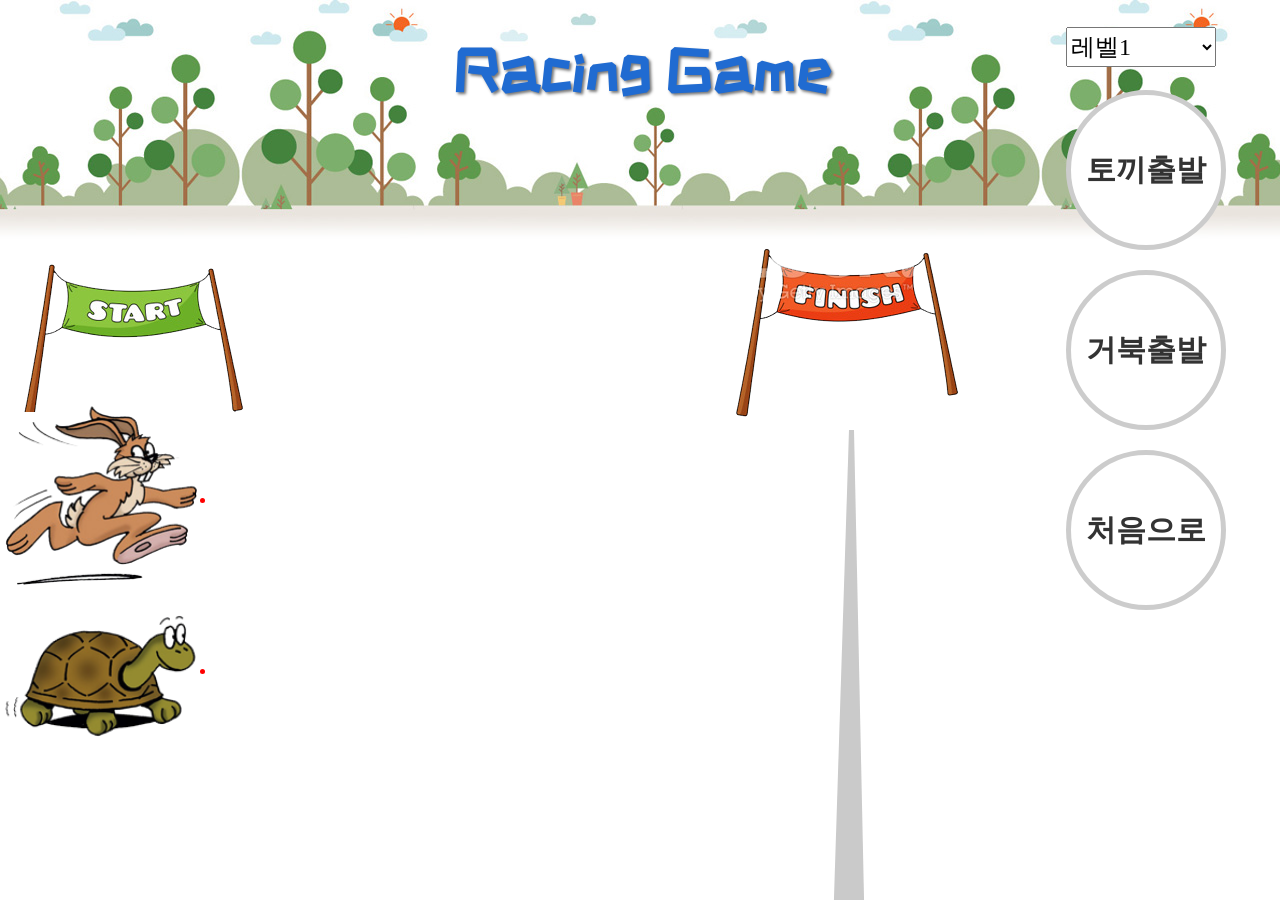
<file: 007.JS학습/05.JS게임/index.html>
<!DOCTYPE html>
<html lang="ko">
    <head>
        <meta charset="UTF-8" />
        <title>Racing PJ</title>
        <link href="https://fonts.googleapis.com/css?family=Gloria+Hallelujah|ZCOOL+KuaiLe&display=swap" rel="stylesheet" />
        <link rel="stylesheet" href="./css/main.css" />
        <script src="./js/main.js" type="module"></script>
    </head>

    <body>
        <h1 id="mtit">Racing Game</h1>
        <!--1.메인스테이지-->
        <div id="bgi">
            <!--출발선-->
            <div id="f1">
                <img src="images/flag_03.png" alt="출발선" />
            </div>
            <!--도착선-->
            <div id="f2">
                <img src="images/flag_07.png" alt="도착선" />
            </div>
            <!--토끼-->
            <div id="r1" class="racer">
                <img src="images/racer_03.png" alt="토끼" />
            </div>
            <!--거북-->
            <div id="t1" class="racer">
                <img src="images/racer_06.png" alt="거북" />
            </div>
        </div>

        <!--게임조작버튼-->
        <ul id="btns">
            <li><a href="#">토끼출발</a></li>
            <li><a href="#">거북출발</a></li>
            <li><a href="#">처음으로</a></li>
        </ul>

        <!--게임레벨-->
        <div class="levbox">
            <select id="level">
                <option value="10">레벨1</option>
                <option value="9">레벨2</option>
                <option value="8">레벨3</option>
                <option value="7">레벨4</option>
                <option value="6">레벨5</option>
                <option value="5">레벨6</option>
                <option value="4">레벨7</option>
            </select>
        </div>

        <!--결과 메시지창-->
        <h2 id="msg">테스트 테스트 테스트!!! ㅎㅎㅎㅎㅎ</h2>

        <!-- 전체암전박스 -->
        <div class="cover"></div>
    </body>
</html>
</file>
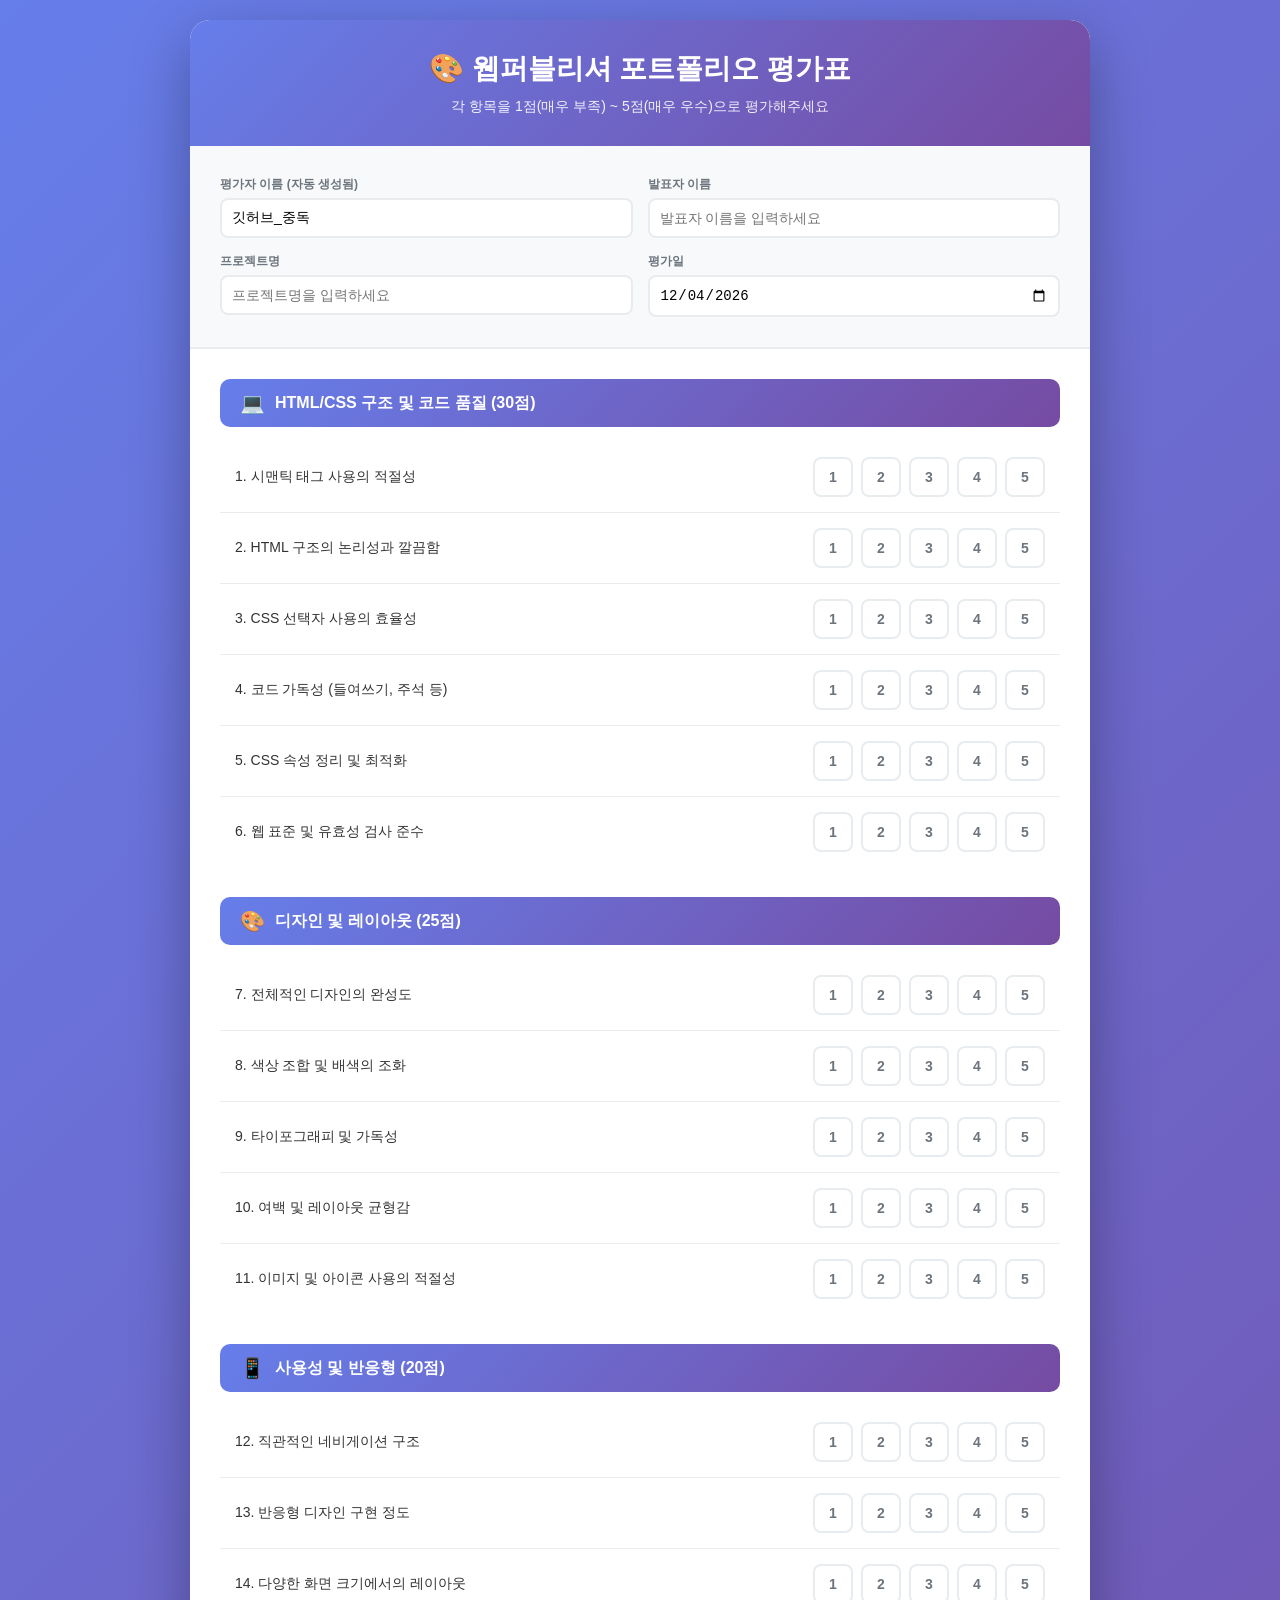
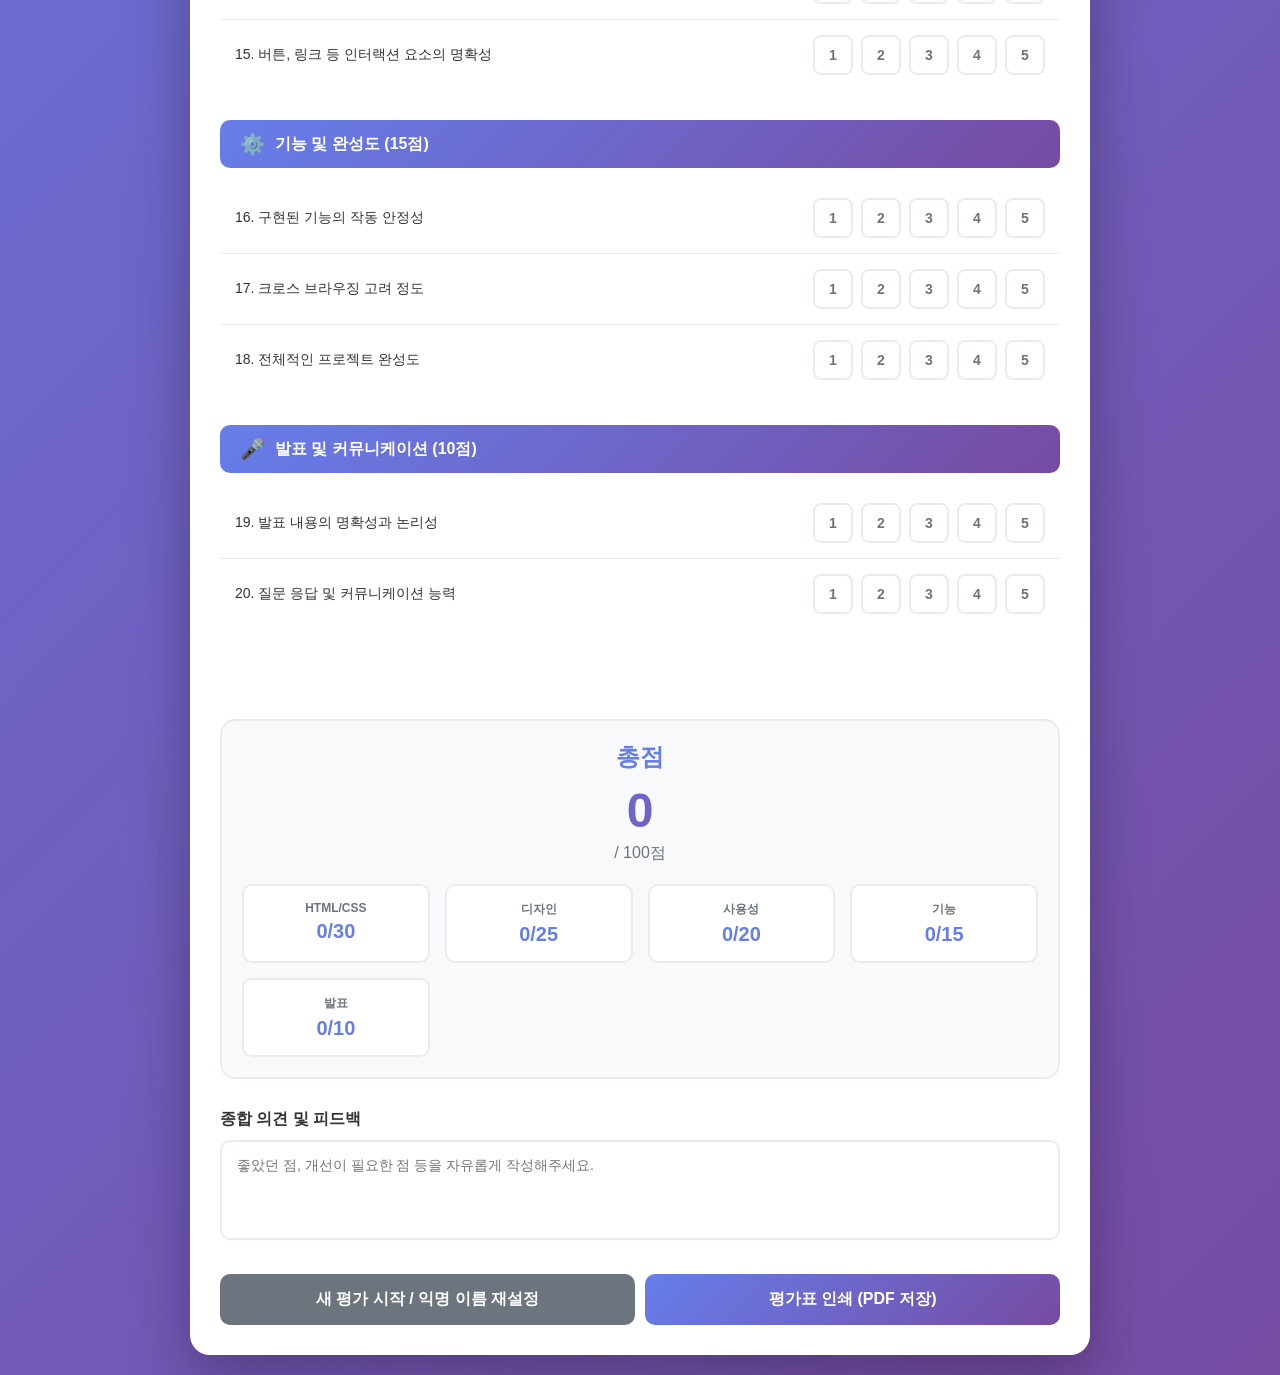
<file: 901.기타자료/발표평가/index.html>
<!DOCTYPE html>
<html lang="ko">
<head>
    <meta charset="UTF-8">
    <meta name="viewport" content="width=device-width, initial-scale=1.0">
    <title>웹퍼블리셔 포트폴리오 평가표</title> 
    <style>
        /* ... (CSS 코드: 이전과 동일) ... */
        * {
            margin: 0;
            padding: 0;
            box-sizing: border-box;
        }
        
        body {
            font-family: 'Segoe UI', Tahoma, Geneva, Verdana, sans-serif;
            background: linear-gradient(135deg, #667eea 0%, #764ba2 100%);
            padding: 20px;
            min-height: 100vh;
        }
        
        .container {
            max-width: 900px;
            margin: 0 auto;
            background: white;
            border-radius: 20px;
            box-shadow: 0 20px 60px rgba(0,0,0,0.3);
            overflow: hidden;
        }
        
        .header {
            background: linear-gradient(135deg, #667eea 0%, #764ba2 100%);
            color: white;
            padding: 30px;
            text-align: center;
        }
        
        .header h1 {
            font-size: 28px;
            margin-bottom: 10px;
        }
        
        .header p {
            opacity: 0.9;
            font-size: 14px;
        }
        
        .info-section {
            padding: 30px;
            background: #f8f9fa;
            border-bottom: 2px solid #e9ecef;
        }
        
        .info-grid {
            display: grid;
            grid-template-columns: 1fr 1fr;
            gap: 15px;
        }
        
        .info-item {
            display: flex;
            flex-direction: column;
        }
        
        .info-item label {
            font-size: 12px;
            color: #6c757d;
            margin-bottom: 5px;
            font-weight: 600;
        }
        
        .info-item input {
            padding: 10px;
            border: 2px solid #e9ecef;
            border-radius: 8px;
            font-size: 14px;
            transition: all 0.3s;
        }
        
        .info-item input:focus {
            outline: none;
            border-color: #667eea;
        }
        
        .evaluation-section {
            padding: 30px;
        }
        
        .category {
            margin-bottom: 30px;
        }
        
        .category-header {
            background: linear-gradient(135deg, #667eea 0%, #764ba2 100%);
            color: white;
            padding: 12px 20px;
            border-radius: 10px;
            margin-bottom: 15px;
            font-weight: 600;
            font-size: 16px;
            display: flex;
            align-items: center;
            gap: 10px;
        }
        
        .category-icon {
            font-size: 20px;
        }
        
        .eval-item {
            padding: 15px;
            border-bottom: 1px solid #e9ecef;
            display: flex;
            justify-content: space-between;
            align-items: center;
            transition: background 0.2s;
        }
        
        .eval-item:hover {
            background: #f8f9fa;
        }
        
        .eval-item:last-child {
            border-bottom: none;
        }
        
        .eval-label {
            font-size: 14px;
            color: #333;
            font-weight: 500;
            flex: 1;
        }
        
        .rating-group {
            display: flex;
            gap: 8px;
        }
        
        .rating-btn {
            width: 40px;
            height: 40px;
            border: 2px solid #e9ecef;
            background: white;
            border-radius: 8px;
            cursor: pointer;
            font-weight: 600;
            color: #6c757d;
            transition: all 0.3s;
            font-size: 14px;
        }
        
        .rating-btn:hover {
            border-color: #667eea;
            transform: translateY(-2px);
        }
        
        .rating-btn.selected {
            background: linear-gradient(135deg, #667eea 0%, #764ba2 100%);
            color: white;
            border-color: #667eea;
        }
        
        .score-display {
            background: #f8f9fa;
            padding: 20px;
            margin: 30px;
            border-radius: 15px;
            text-align: center;
            border: 2px solid #e9ecef;
        }
        
        .score-display h2 {
            color: #667eea;
            font-size: 24px;
            margin-bottom: 10px;
        }
        
        .total-score {
            font-size: 48px;
            font-weight: 700;
            background: linear-gradient(135deg, #667eea 0%, #764ba2 100%);
            -webkit-background-clip: text;
            -webkit-text-fill-color: transparent;
            background-clip: text;
        }
        
        .score-breakdown {
            display: grid;
            grid-template-columns: repeat(auto-fit, minmax(150px, 1fr));
            gap: 15px;
            margin-top: 20px;
        }
        
        .breakdown-item {
            background: white;
            padding: 15px;
            border-radius: 10px;
            border: 2px solid #e9ecef;
        }
        
        .breakdown-item h3 {
            font-size: 12px;
            color: #6c757d;
            margin-bottom: 5px;
        }
        
        .breakdown-item p {
            font-size: 20px;
            font-weight: 700;
            color: #667eea;
        }
        
        .comment-section {
            margin: 30px;
        }
        
        .comment-section label {
            display: block;
            font-weight: 600;
            margin-bottom: 10px;
            color: #333;
        }
        
        .comment-section textarea {
            width: 100%;
            padding: 15px;
            border: 2px solid #e9ecef;
            border-radius: 10px;
            font-size: 14px;
            font-family: inherit;
            resize: none; 
            min-height: 100px;
            overflow-y: hidden; 
            transition: all 0.3s;
        }
        
        .comment-section .print-comment-div {
            width: 100%;
            padding: 15px;
            border: 2px solid #e9ecef;
            border-radius: 10px;
            font-size: 14px;
            font-family: inherit;
            white-space: pre-wrap; 
            min-height: 100px;
            box-sizing: border-box;
        }
        
        .comment-section textarea:focus {
            outline: none;
            border-color: #667eea;
        }
        
        .btn-container {
            padding: 0 30px 30px;
            display: flex;
            gap: 10px;
        }
        
        .btn {
            flex: 1;
            padding: 15px;
            border: none;
            border-radius: 10px;
            font-size: 16px;
            font-weight: 600;
            cursor: pointer;
            transition: all 0.3s;
        }
        
        .btn-reset {
            background: #6c757d;
            color: white;
        }
        
        .btn-reset:hover {
            background: #5a6268;
            transform: translateY(-2px);
        }
        
        .btn-submit {
            background: linear-gradient(135deg, #667eea 0%, #764ba2 100%);
            color: white;
        }
        
        .btn-submit:hover {
            transform: translateY(-2px);
            box-shadow: 0 10px 25px rgba(102, 126, 234, 0.4);
        }
        
        /* 인쇄 시 불필요한 요소 숨김 및 레이아웃 정리 */
        @media print {
            body {
                background: white;
                padding: 0;
            }
            
            .container {
                box-shadow: none;
                margin: 0;
                max-width: 100%;
            }
            
            .btn-container {
                display: none;
            }
            
            .rating-group {
                display: none;
            }
            
            .eval-item::after {
                content: attr(data-score);
                font-weight: bold;
                color: #333;
                font-size: 14px;
                padding-right: 15px;
            }
            
            .score-display {
                border: 1px solid #ccc;
                box-shadow: none;
                margin: 10px 0;
                padding: 10px;
            }
            
            .score-breakdown {
                grid-template-columns: repeat(5, 1fr);
                gap: 5px;
            }
            
            .breakdown-item {
                border: 1px solid #ccc;
                padding: 5px;
            }
            
            .header, .info-section, .category-header {
                -webkit-print-color-adjust: exact;
                color-adjust: exact;
            }
            
            /* 인쇄 시 평가 섹션의 페이지 나누기 최적화 */
            .category {
                page-break-inside: avoid;
                page-break-after: auto;
            }
        }
        
        @keyframes slideDown {
            from {
                opacity: 0;
                transform: translateX(-50%) translateY(-20px);
            }
            to {
                opacity: 1;
                transform: translateX(-50%) translateY(0);
            }
        }
        
        @keyframes slideUp {
            from {
                opacity: 1;
                transform: translateX(-50%) translateY(0);
            }
            to {
                opacity: 0;
                transform: translateX(-50%) translateY(-20px);
            }
        }
    </style>
</head>
<body>
    <div class="container">
        <div class="header">
            <h1>🎨 웹퍼블리셔 포트폴리오 평가표</h1>
            <p>각 항목을 1점(매우 부족) ~ 5점(매우 우수)으로 평가해주세요</p>
        </div>
        
        <div class="info-section">
            <div class="info-grid">
                <div class="info-item">
                    <label>평가자 이름 (자동 생성됨)</label>
                    <input type="text" id="evaluator" placeholder="자동 생성된 익명 이름" readonly>
                </div>
                <div class="info-item">
                    <label>발표자 이름</label>
                    <input type="text" id="presenter" placeholder="발표자 이름을 입력하세요">
                </div>
                <div class="info-item">
                    <label>프로젝트명</label>
                    <input type="text" id="project" placeholder="프로젝트명을 입력하세요">
                </div>
                <div class="info-item">
                    <label>평가일</label>
                    <input type="date" id="date">
                </div>
            </div>
        </div>
        
        <div class="evaluation-section">
            <div class="category">
                <div class="category-header">
                    <span class="category-icon">💻</span>
                    <span>HTML/CSS 구조 및 코드 품질 (30점)</span>
                </div>
                <div class="eval-item" data-category="html" data-item="1">
                    <span class="eval-label">1. 시맨틱 태그 사용의 적절성</span>
                    <div class="rating-group"></div>
                </div>
                <div class="eval-item" data-category="html" data-item="2">
                    <span class="eval-label">2. HTML 구조의 논리성과 깔끔함</span>
                    <div class="rating-group"></div>
                </div>
                <div class="eval-item" data-category="html" data-item="3">
                    <span class="eval-label">3. CSS 선택자 사용의 효율성</span>
                    <div class="rating-group"></div>
                </div>
                <div class="eval-item" data-category="html" data-item="4">
                    <span class="eval-label">4. 코드 가독성 (들여쓰기, 주석 등)</span>
                    <div class="rating-group"></div>
                </div>
                <div class="eval-item" data-category="html" data-item="5">
                    <span class="eval-label">5. CSS 속성 정리 및 최적화</span>
                    <div class="rating-group"></div>
                </div>
                <div class="eval-item" data-category="html" data-item="6">
                    <span class="eval-label">6. 웹 표준 및 유효성 검사 준수</span>
                    <div class="rating-group"></div>
                </div>
            </div>
            
            <div class="category">
                <div class="category-header">
                    <span class="category-icon">🎨</span>
                    <span>디자인 및 레이아웃 (25점)</span>
                </div>
                <div class="eval-item" data-category="design" data-item="7">
                    <span class="eval-label">7. 전체적인 디자인의 완성도</span>
                    <div class="rating-group"></div>
                </div>
                <div class="eval-item" data-category="design" data-item="8">
                    <span class="eval-label">8. 색상 조합 및 배색의 조화</span>
                    <div class="rating-group"></div>
                </div>
                <div class="eval-item" data-category="design" data-item="9">
                    <span class="eval-label">9. 타이포그래피 및 가독성</span>
                    <div class="rating-group"></div>
                </div>
                <div class="eval-item" data-category="design" data-item="10">
                    <span class="eval-label">10. 여백 및 레이아웃 균형감</span>
                    <div class="rating-group"></div>
                </div>
                <div class="eval-item" data-category="design" data-item="11">
                    <span class="eval-label">11. 이미지 및 아이콘 사용의 적절성</span>
                    <div class="rating-group"></div>
                </div>
            </div>
            
            <div class="category">
                <div class="category-header">
                    <span class="category-icon">📱</span>
                    <span>사용성 및 반응형 (20점)</span>
                </div>
                <div class="eval-item" data-category="usability" data-item="12">
                    <span class="eval-label">12. 직관적인 네비게이션 구조</span>
                    <div class="rating-group"></div>
                </div>
                <div class="eval-item" data-category="usability" data-item="13">
                    <span class="eval-label">13. 반응형 디자인 구현 정도</span>
                    <div class="rating-group"></div>
                </div>
                <div class="eval-item" data-category="usability" data-item="14">
                    <span class="eval-label">14. 다양한 화면 크기에서의 레이아웃</span>
                    <div class="rating-group"></div>
                </div>
                <div class="eval-item" data-category="usability" data-item="15">
                    <span class="eval-label">15. 버튼, 링크 등 인터랙션 요소의 명확성</span>
                    <div class="rating-group"></div>
                </div>
            </div>
            
            <div class="category">
                <div class="category-header">
                    <span class="category-icon">⚙️</span>
                    <span>기능 및 완성도 (15점)</span>
                </div>
                <div class="eval-item" data-category="function" data-item="16">
                    <span class="eval-label">16. 구현된 기능의 작동 안정성</span>
                    <div class="rating-group"></div>
                </div>
                <div class="eval-item" data-category="function" data-item="17">
                    <span class="eval-label">17. 크로스 브라우징 고려 정도</span>
                    <div class="rating-group"></div>
                </div>
                <div class="eval-item" data-category="function" data-item="18">
                    <span class="eval-label">18. 전체적인 프로젝트 완성도</span>
                    <div class="rating-group"></div>
                </div>
            </div>
            
            <div class="category">
                <div class="category-header">
                    <span class="category-icon">🎤</span>
                    <span>발표 및 커뮤니케이션 (10점)</span>
                </div>
                <div class="eval-item" data-category="presentation" data-item="19">
                    <span class="eval-label">19. 발표 내용의 명확성과 논리성</span>
                    <div class="rating-group"></div>
                </div>
                <div class="eval-item" data-category="presentation" data-item="20">
                    <span class="eval-label">20. 질문 응답 및 커뮤니케이션 능력</span>
                    <div class="rating-group"></div>
                </div>
            </div>
        </div>
        
        <div class="score-display">
            <h2>총점</h2>
            <div class="total-score" id="totalScore">0</div>
            <p style="color: #6c757d; margin-top: 5px;">/ 100점</p>
            
            <div class="score-breakdown">
                <div class="breakdown-item">
                    <h3>HTML/CSS</h3>
                    <p id="htmlScore">0/30</p>
                </div>
                <div class="breakdown-item">
                    <h3>디자인</h3>
                    <p id="designScore">0/25</p>
                </div>
                <div class="breakdown-item">
                    <h3>사용성</h3>
                    <p id="usabilityScore">0/20</p>
                </div>
                <div class="breakdown-item">
                    <h3>기능</h3>
                    <p id="functionScore">0/15</p>
                </div>
                <div class="breakdown-item">
                    <h3>발표</h3>
                    <p id="presentationScore">0/10</p>
                </div>
            </div>
        </div>
        
        <div class="comment-section">
            <label>종합 의견 및 피드백</label>
            <textarea id="comment" placeholder="좋았던 점, 개선이 필요한 점 등을 자유롭게 작성해주세요."></textarea>
        </div>
        
        <div class="btn-container">
            <button class="btn btn-reset" onclick="resetForm()">새 평가 시작 / 익명 이름 재설정</button>
            <button class="btn btn-submit" onclick="submitForm()">평가표 인쇄 (PDF 저장)</button>
        </div>
    </div>
    
    <script>
        const scores = {};
        const commentArea = document.getElementById('comment');
        const evaluatorInput = document.getElementById('evaluator'); 
        const commentParent = commentArea.parentElement;
        const minHeight = 100; 
        const originalTitle = document.title; 

        // 💡 50개의 익명 이름 배열
        const ANONYMOUS_NAMES = [
            "알파카_코더", "미스터_버그헌터", "CSS의_마법사", "자바스크립트의_달인", "무지개_디자이너",
            "야근_요정", "커피_중독자", "웹표준_지킴이", "폰트_덕후", "시맨틱_전도사",
            "와이어프레임_장인", "픽셀_탐정", "반응형_괴물", "레이아웃_마스터", "최종_최종_최종",
            "배고픈_개발자", "타이포그래피_신", "디버깅_왕자", "크로스브라우징_영웅", "숨은_고수_17",
            "오늘의_퍼블리셔", "빛의_속도_개발", "그림자_평가사", "주말_근무자_A", "퇴근_지향자",
            "비밀의_멘토", "코드_정리꾼", "마크업_대장", "스타일링_귀신", "UX_파수꾼",
            "숨참고_코딩_중", "퍼포먼스_킬러", "메타태그_전문가", "제이쿼리_생존자", "노력하는_병아리",
            "화면_밝기_최대", "모바일_최적화", "깃허브_중독", "커밋_100번", "미니멀리스트_웹",
            "어둠의_코더", "새벽_코딩", "핫픽스_제조기", "테스트_덕분", "엔터키_파괴자",
            "주석_부자", "마우스_오버", "클릭_테스터", "백엔드_친화적"
        ];
        
        // 💡 랜덤 익명 이름을 evaluator 필드에 설정하는 함수
        function setRandomEvaluatorName() {
            const randomIndex = Math.floor(Math.random() * ANONYMOUS_NAMES.length);
            evaluatorInput.value = ANONYMOUS_NAMES[randomIndex];
        }

        function autoResizeTextarea() {
            commentArea.style.height = '1px'; 
            const newHeight = Math.max(minHeight, commentArea.scrollHeight);
            commentArea.style.height = newHeight + 'px';
        }
        
        function showError(message, focusId) {
            const errorDiv = document.createElement('div');
            errorDiv.style.cssText = 'position: fixed; top: 20px; left: 50%; transform: translateX(-50%); background: #dc3545; color: white; padding: 15px 30px; border-radius: 10px; box-shadow: 0 4px 15px rgba(220,53,69,0.4); z-index: 10000; font-weight: 600; animation: slideDown 0.3s ease;';
            errorDiv.textContent = '❌ ' + message;
            document.body.appendChild(errorDiv);
            
            if (focusId) {
                document.getElementById(focusId).focus();
            }
            
            setTimeout(() => {
                errorDiv.style.animation = 'slideUp 0.3s ease';
                setTimeout(() => errorDiv.remove(), 300);
            }, 3000);
        }

        
        // 초기 설정 실행
        setRandomEvaluatorName(); 
        document.getElementById('date').valueAsDate = new Date();
        
        document.querySelectorAll('.eval-item').forEach(item => {
            const group = item.querySelector('.rating-group');
            const itemNum = item.getAttribute('data-item');
            
            for (let i = 1; i <= 5; i++) {
                const btn = document.createElement('button');
                btn.className = 'rating-btn';
                btn.textContent = i;
                btn.onclick = () => selectRating(itemNum, i, btn, item);
                group.appendChild(btn);
            }
        });
        
        commentArea.addEventListener('input', autoResizeTextarea);
        window.addEventListener('load', autoResizeTextarea);
        
        function selectRating(itemNum, score, btn, itemElement) {
            const parent = btn.parentElement;
            parent.querySelectorAll('.rating-btn').forEach(b => b.classList.remove('selected'));
            btn.classList.add('selected');
            
            scores[itemNum] = score;
            itemElement.setAttribute('data-score', score + '점');
            
            updateTotalScore();
        }
        
        function updateTotalScore() {
            const categories = {
                html: [1, 2, 3, 4, 5, 6],
                design: [7, 8, 9, 10, 11],
                usability: [12, 13, 14, 15],
                function: [16, 17, 18],
                presentation: [19, 20]
            };
            
            let htmlTotal = 0, designTotal = 0, usabilityTotal = 0, functionTotal = 0, presentationTotal = 0;
            
            categories.html.forEach(item => htmlTotal += scores[item] || 0);
            categories.design.forEach(item => designTotal += scores[item] || 0);
            categories.usability.forEach(item => usabilityTotal += scores[item] || 0);
            categories.function.forEach(item => functionTotal += scores[item] || 0);
            categories.presentation.forEach(item => presentationTotal += scores[item] || 0);
            
            const total = htmlTotal + designTotal + usabilityTotal + functionTotal + presentationTotal;
            
            document.getElementById('totalScore').textContent = total;
            document.getElementById('htmlScore').textContent = `${htmlTotal}/30`;
            document.getElementById('designScore').textContent = `${designTotal}/25`;
            document.getElementById('usabilityScore').textContent = `${usabilityTotal}/20`;
            document.getElementById('functionScore').textContent = `${functionTotal}/15`;
            document.getElementById('presentationScore').textContent = `${presentationTotal}/10`;
        }
        
        function resetForm() {
            if (!confirm("모든 평가 내용을 초기화하고 새로운 익명 이름을 받으시겠습니까?")) {
                return;
            }
            document.querySelectorAll('.rating-btn').forEach(btn => btn.classList.remove('selected'));
            document.querySelectorAll('.eval-item').forEach(item => item.removeAttribute('data-score'));
            Object.keys(scores).forEach(key => delete scores[key]);
            updateTotalScore();
            document.getElementById('comment').value = '';
            commentArea.style.height = minHeight + 'px';
            setRandomEvaluatorName(); 
            document.getElementById('presenter').value = '';
            document.getElementById('project').value = '';
        }
        
        function submitForm() {
            const presenter = document.getElementById('presenter').value.trim();
            const project = document.getElementById('project').value.trim();
            
            if (!presenter || !project) {
                showError('발표자 이름과 프로젝트명을 모두 입력해주세요.');
                if (!presenter) document.getElementById('presenter').focus();
                else document.getElementById('project').focus();
                return;
            }
            
            const totalItems = 20;
            const evaluatedItems = Object.keys(scores).length;
            if (evaluatedItems < totalItems) {
                 const missingItems = [];
                for (let i = 1; i <= totalItems; i++) {
                    if (!scores[i]) {
                        missingItems.push(i);
                    }
                }
                showError(`평가하지 않은 항목이 있습니다.\n\n미평가 항목: ${missingItems.join(', ')}번\n(총 ${totalItems - evaluatedItems}개 항목 미평가)`);
                const firstMissing = document.querySelector(`[data-item="${missingItems[0]}"]`);
                if (firstMissing) {
                    firstMissing.scrollIntoView({ behavior: 'smooth', block: 'center' });
                    firstMissing.style.backgroundColor = '#fff3cd';
                    setTimeout(() => {
                        firstMissing.style.backgroundColor = '';
                    }, 2000);
                }
                return;
            }
            
            // ----------------------------------------------------
            // 파일명 동적 변경 및 PDF 잘림 방지 로직 시작
            // ----------------------------------------------------

            // 1. 인쇄 직전에 **<title>** 태그 내용 변경 (PDF 파일명 설정)
            const presenterName = document.getElementById('presenter').value.trim();
            const evaluatorName = document.getElementById('evaluator').value.trim(); 
            
            // 💡 요청하신 파일명 형식으로 조합: "발표자이름_포트폴리오_평가결과_익명이름"
            const newTitle = `${presenterName}_포트폴리오_평가결과_${evaluatorName}`;
            document.title = newTitle; 

            // 2. PDF 잘림 방지를 위해 textarea를 div로 임시 변환
            const commentValue = commentArea.value;
            const tempDiv = document.createElement('div');
            
            tempDiv.classList.add('print-comment-div');
            tempDiv.innerHTML = commentValue.replace(/\n/g, '<br>'); 

            commentArea.style.display = 'none';
            commentParent.appendChild(tempDiv);
            
            // 3. 인쇄 실행
            window.print();
            
            // 4. 인쇄가 끝난 후 폼 및 제목 복구 로직
            const restoreFormAndTitle = () => {
                // a. div 제거 및 textarea 복구
                commentParent.removeChild(tempDiv);
                commentArea.style.display = 'block';
                autoResizeTextarea();
                
                // b. **<title>** 태그 내용 원상복구
                document.title = originalTitle; 
                
                // c. 이벤트 리스너 제거
                window.removeEventListener('focus', restoreFormAndTitle);
            };

            // 인쇄 대화 상자가 닫히고 창에 포커스가 다시 돌아왔을 때 복구 함수 실행
            window.addEventListener('focus', restoreFormAndTitle);
        }
    </script>
</body>
</html>
</file>
<file: 007.JS학습/05.JS게임/css/main.css>
@charset "utf-8";

/* Racing PJ 메인 CSS - main.css */


html,
body,
ul {
    margin: 0;
    padding: 0;
}

body {
    overflow: hidden;
    /*가로스크롤없앰*/
}
body *{
    user-select: none;
}

#mtit {
    position: fixed;
    width: 600px;
    z-index: 1;
    left: calc(50% - 300px);
    font-family: 'ZCOOL KuaiLe', cursive;
    font-size: 60px;
    color: #206bd1;
    text-align: center;
    text-shadow: 2px 2px 3px #777;
    /*애니메이션호출*/
    animation: mov 1s ease-in-out infinite alternate;
}

@keyframes mov {
    from {
        transform: rotate(-5deg) scale(1);
    }

    to {
        transform: rotate(5deg) scale(1.2);
    }
}

/*키프레임*/

/*전체부모*/
#bgi {
    position: relative;
    /*부모역할*/
    width: 100vw;
    height: 600px;
    background: url(../images/bg.jpg) repeat-x center top;
}

/*공통*/
#bgi>div {
    position: absolute;
}

/*출발선*/
#f1 {
    top: 243px;
}

/*도착선*/
#f2 {
    position: relative;
    top: 243px;
    left: 730px;
    perspective: 50vw;
}
#f2::after{
    content: '';
    position: absolute;
    top: 100%;
    left: 48.6%;
    transform-origin: top;
    transform: rotateX(90deg);
    width: 5px;
    height: 600%;
    background: rgb(202, 202, 202);
}

/*토끼*/
#r1 {
    top: 400px;
    left: 0;
    /*JS에서 사용할 기준속성*/
}

/*거북*/
#t1 {
    top: 600px;
    left: 0;
}
/* 토끼,거북 공통 class */
.racer{
    width: 200px;
    transform-origin: right;
}
.racer img{
    width: 100%;
}
.racer::after{
    content: '';
    display: block;
    position: absolute;
    width: 5px;
    height: 5px;
    border-radius: 50%;
    top: calc(50% - 2.5px);
    left: 100%;
    background-color: red;
}

/* 레이서 공통 */
#r1.racer{
    animation: racer .4s infinite alternate ;
}
#t1.racer{
    animation: racer 1s .2s infinite alternate ;
}
@keyframes racer {
    from{
        transform: rotate(-10deg);
    }
    to{
        transform: rotate(10deg);
    }
}

/*조작버튼*/
#btns {
    position: fixed;
    top: 10%;
    right: 5%;
    width: 150px;
    height: 480px;
    list-style: none;
}

#btns li {
    width: 150px;
    height: 150px;
    border: 5px solid #ccc;
    border-radius: 50%;
    text-align: center;
    font: bold 30px/150px "맑은 고딕", Verdana;
    background-color: #fff;
    margin-bottom: 20px;
}

#btns a {
    display: block;
    width: 100%;
    height: 100%;
    text-decoration: none;
    color: #333;
}

/*버튼에 마우스 오버시*/
#btns li:hover {
    background-color: lime;
    transform: scale(1.1);
}

/*버튼 a링크 누르고 있을때(:active)*/
#btns a:active {
    color: red;
}

/*게임레벨*/
.levbox {
    position: absolute;
    top: 3%;
    right: 5%;
}

#level {
    width: 150px;
    height: 40px;
    font: 24px "맑은 고딕", "굴림";
}

/*결과 메시지*/
#msg {
    position: fixed;
    margin: 0;
    padding: 0;
    width: 100%;
    top: 40%;
    font-size: 52px;
    text-align: center;
    color: lime;
    text-shadow: 
    0 -2px #000,
    0 2px #000,
    -2px 0 #000,
    2px 0 #000;
    display: none;
    /*처음에 안보임*/
}
</file>
